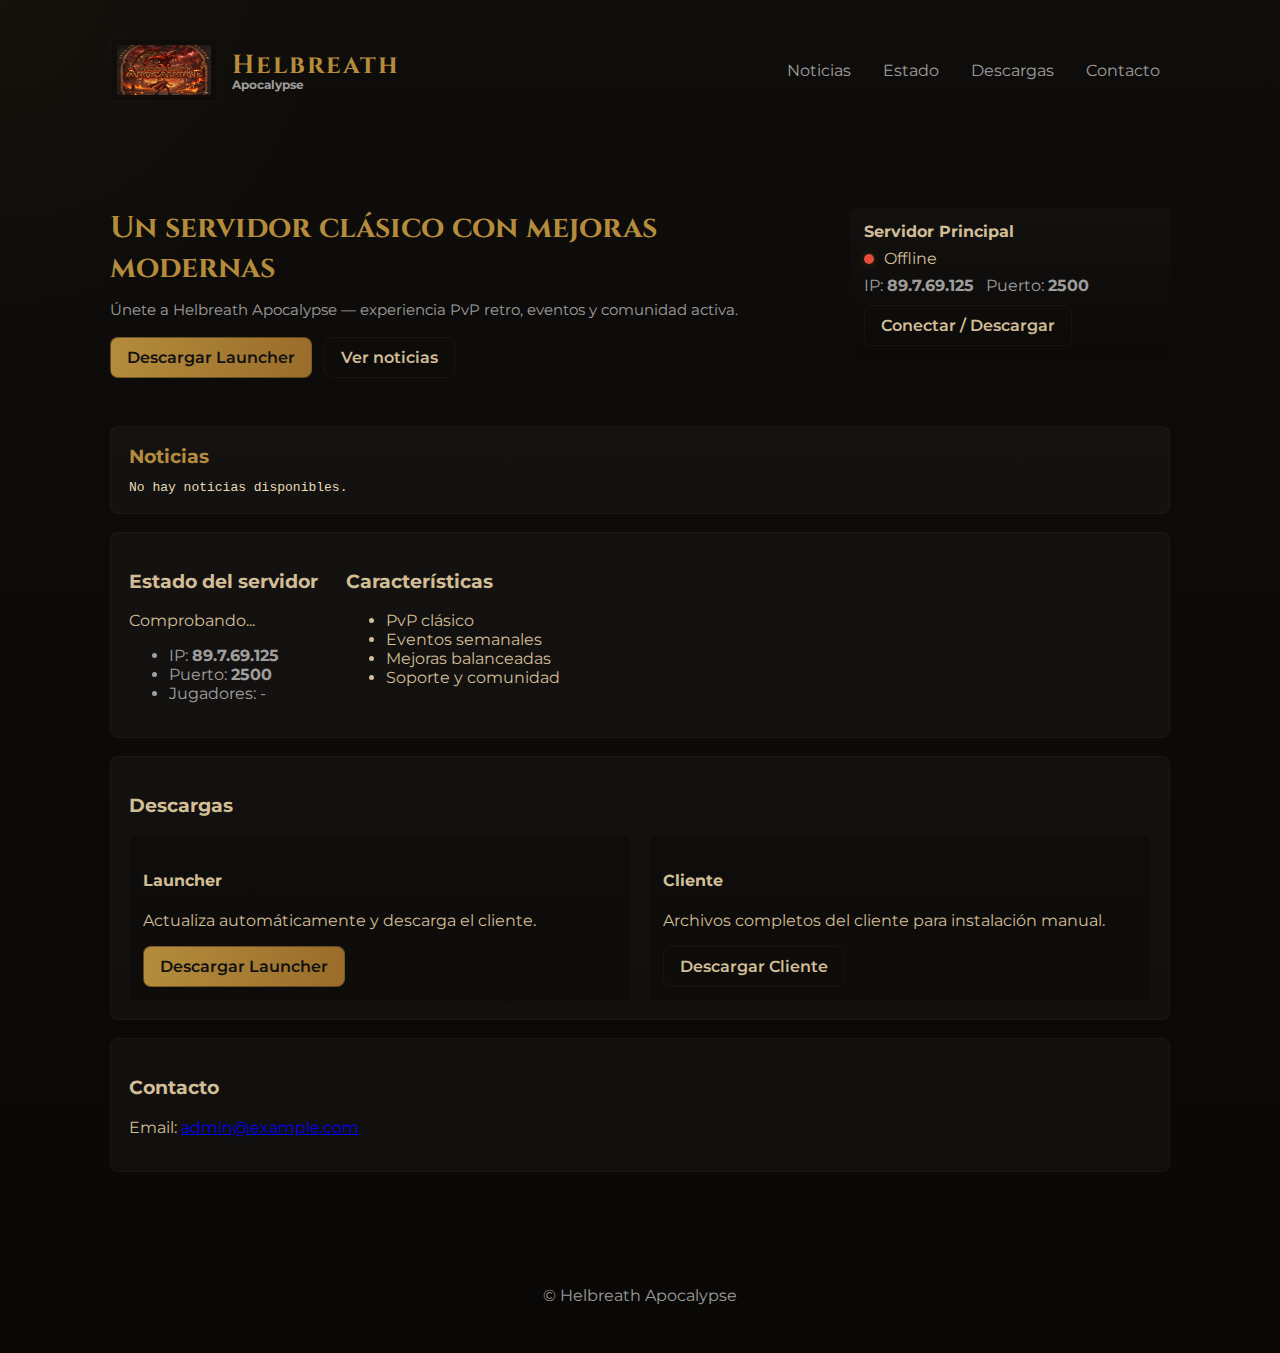
<file: docs/index.html>
<!doctype html>
<html lang="es">
<head>
  <meta charset="utf-8">
  <meta name="viewport" content="width=device-width,initial-scale=1">
  <title>Helbreath Apocalypse</title>
  <link rel="stylesheet" href="assets/css/styles.css">
  <link rel="icon" href="assets/img/logo.png">
  <link href="https://fonts.googleapis.com/css2?family=Cinzel:wght@400;700&display=swap" rel="stylesheet">
  <link href="https://fonts.googleapis.com/css2?family=Montserrat:wght@300;500;700&display=swap" rel="stylesheet">
</head>
<body>
  <header class="site-header">
    <div class="container header-inner">
      <div class="brand">
        <img src="assets/img/logo.png" alt="Logo" class="logo" id="siteLogo">
        <div class="title-wrap">
          <h1>Helbreath</h1>
          <h2>Apocalypse</h2>
        </div>
      </div>

      <nav class="main-nav">
        <a href="#news">Noticias</a>
        <a href="#status">Estado</a>
        <a href="#download">Descargas</a>
        <a href="#contact">Contacto</a>
      </nav>
    </div>
  </header>

  <main class="container">
    <section id="hero" class="hero">
      <div class="hero-inner">
        <div class="hero-left">
          <h3>Un servidor clásico con mejoras modernas</h3>
          <p class="lead">Únete a Helbreath Apocalypse — experiencia PvP retro, eventos y comunidad activa.</p>
          <div class="hero-ctas">
            <a id="download" class="btn primary" href="/updates/files/HelbreathLauncher.exe">Descargar Launcher</a>
            <a class="btn" href="#news">Ver noticias</a>
          </div>
        </div>
        <aside class="hero-aside">
          <div class="server-box">
            <div class="server-title">Servidor Principal</div>
            <div class="server-status" id="serverBadge"><span class="dot"></span> <span id="serverText">Comprobando...</span></div>
            <div class="server-info">IP: <strong>89.7.69.125</strong> &nbsp; Puerto: <strong>2500</strong></div>
            <a class="btn" href="/updates/files/HelbreathLauncher.exe">Conectar / Descargar</a>
          </div>
        </aside>
      </div>
    </section>

    <section id="news" class="panel">
      <h3 class="panel-title">Noticias</h3>
      <div id="newsContent" class="news-content">Cargando noticias...</div>
    </section>

    <section id="status" class="panel two-col">
      <div>
        <h3>Estado del servidor</h3>
        <p id="serverStatus">Comprobando...</p>
        <ul class="status-list">
          <li>IP: <strong>89.7.69.125</strong></li>
          <li>Puerto: <strong>2500</strong></li>
          <li>Jugadores: <span id="playersCount">-</span></li>
        </ul>
      </div>
      <div>
        <h3>Características</h3>
        <ul>
          <li>PvP clásico</li>
          <li>Eventos semanales</li>
          <li>Mejoras balanceadas</li>
          <li>Soporte y comunidad</li>
        </ul>
      </div>
    </section>

    <section id="downloadPanel" class="panel download-panel">
      <h3>Descargas</h3>
      <div class="download-grid">
        <div class="download-card">
          <h4>Launcher</h4>
          <p>Actualiza automáticamente y descarga el cliente.</p>
          <a class="btn primary" href="/updates/files/HelbreathLauncher.exe">Descargar Launcher</a>
        </div>
        <div class="download-card">
          <h4>Cliente</h4>
          <p>Archivos completos del cliente para instalación manual.</p>
          <a class="btn" href="/updates/files/Game.exe">Descargar Cliente</a>
        </div>
      </div>
    </section>

    <section id="contact" class="panel">
      <h3>Contacto</h3>
      <p>Email: <a href="mailto:admin@example.com">admin@example.com</a></p>
    </section>
  </main>

  <footer class="site-footer">
    <div class="container">© Helbreath Apocalypse</div>
  </footer>

  <script src="assets/js/script.js"></script>
</body>
</html>
</file>
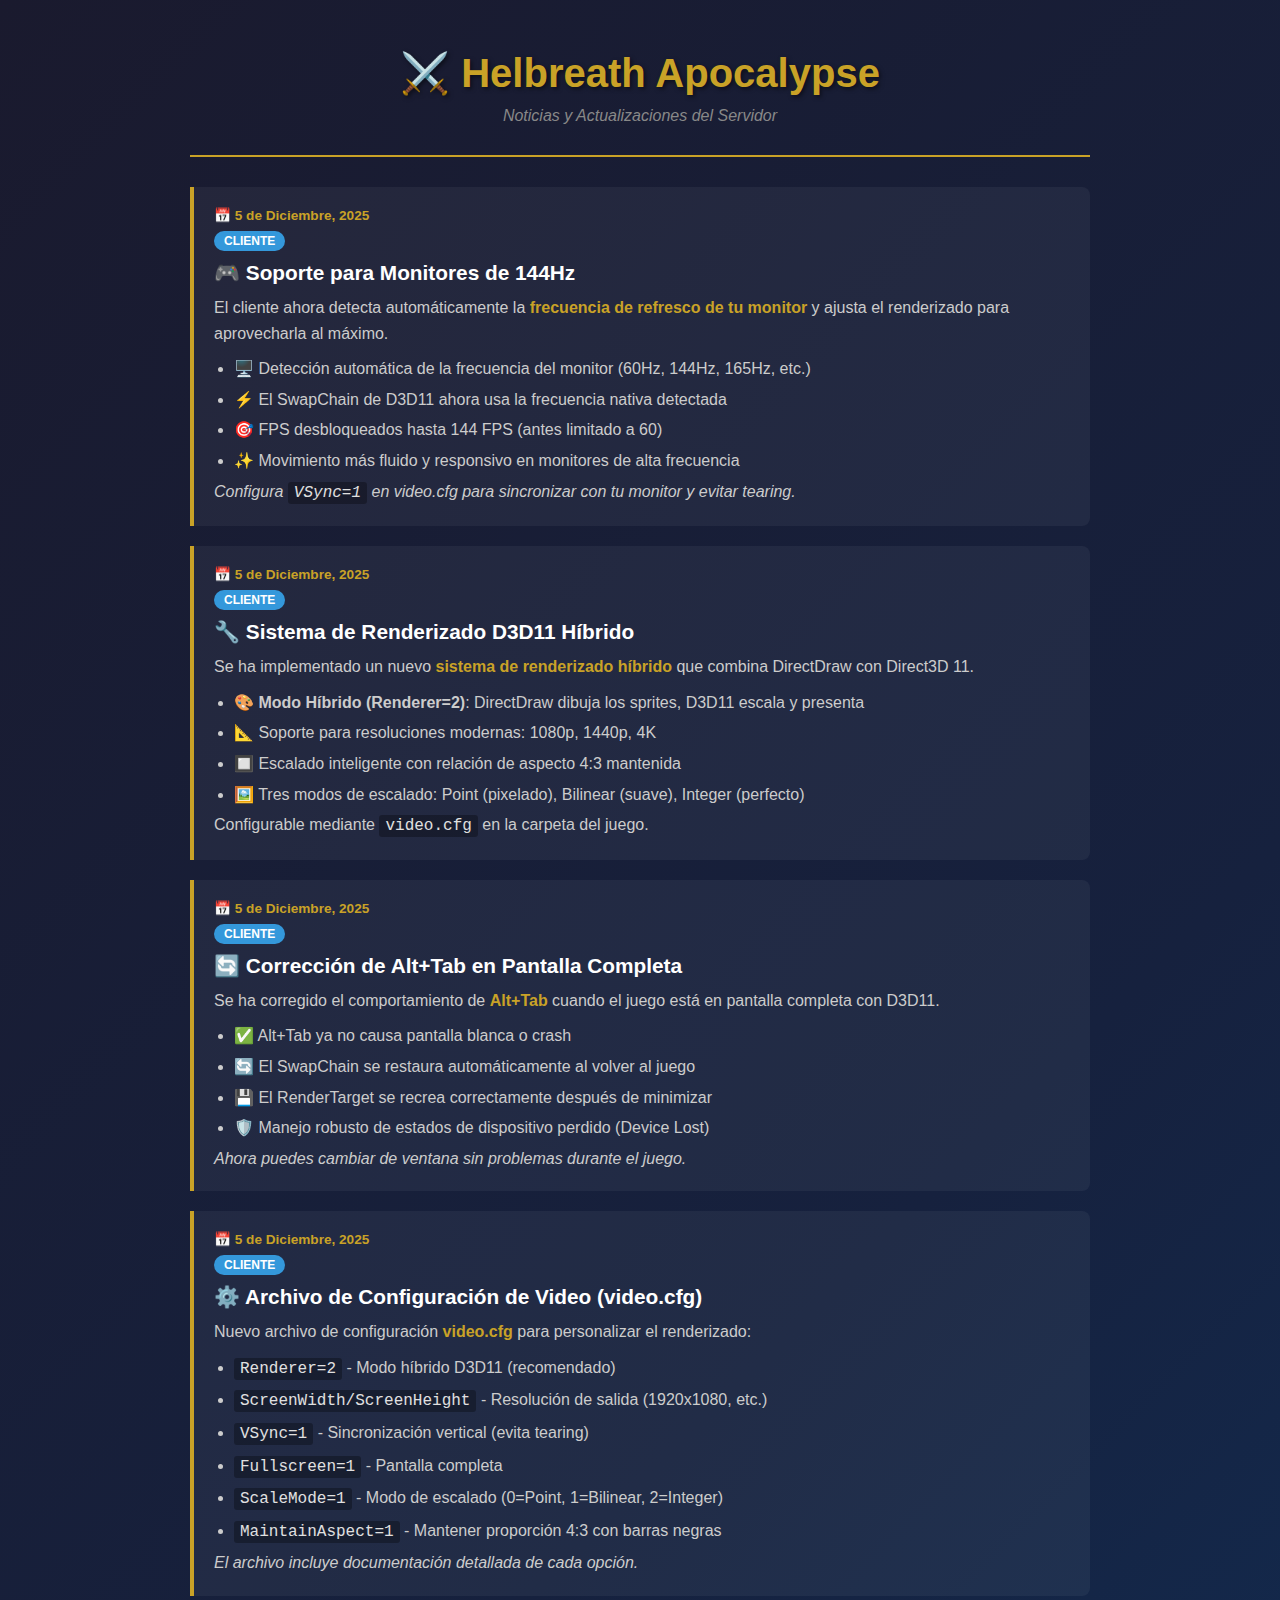
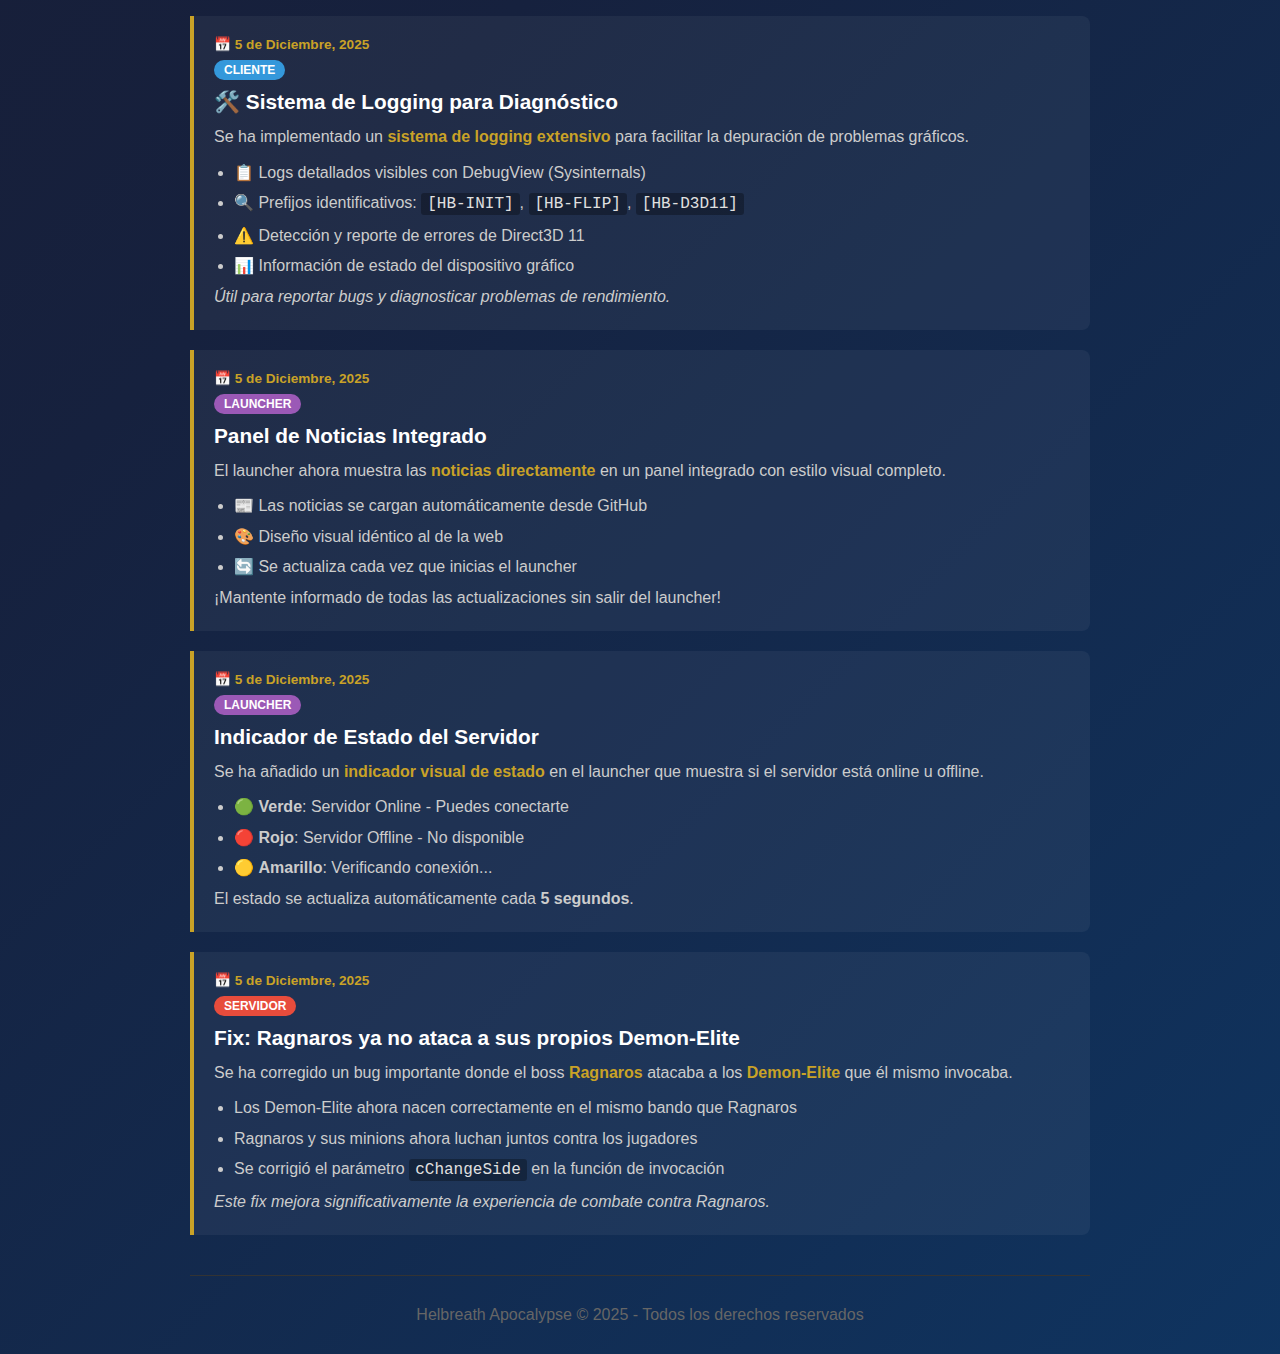
<file: news.html>
<!DOCTYPE html>
<html lang="es">
<head>
    <meta charset="UTF-8">
    <meta http-equiv="X-UA-Compatible" content="IE=edge">
    <meta name="viewport" content="width=device-width, initial-scale=1.0">
    <title>Helbreath Apocalypse - Noticias y Actualizaciones</title>
    <style>
        * {
            margin: 0;
            padding: 0;
            box-sizing: border-box;
        }
        
        body {
            font-family: 'Segoe UI', Tahoma, Geneva, Verdana, sans-serif;
            background-color: #1a1a2e;
            background: -ms-linear-gradient(135deg, #1a1a2e 0%, #16213e 50%, #0f3460 100%);
            background: linear-gradient(135deg, #1a1a2e 0%, #16213e 50%, #0f3460 100%);
            color: #e0e0e0;
            min-height: 100vh;
            padding: 20px;
        }
        
        .container {
            max-width: 900px;
            margin: 0 auto;
        }
        
        header {
            text-align: center;
            padding: 30px 0;
            border-bottom: 2px solid #c9a227;
            margin-bottom: 30px;
        }
        
        header h1 {
            color: #c9a227;
            font-size: 2.5em;
            text-shadow: 2px 2px 4px rgba(0,0,0,0.5);
            margin-bottom: 10px;
        }
        
        header p {
            color: #888;
            font-style: italic;
        }
        
        .news-item {
            background: rgba(255,255,255,0.05);
            border-left: 4px solid #c9a227;
            border-radius: 0 8px 8px 0;
            padding: 20px;
            margin-bottom: 20px;
            transition: transform 0.2s, box-shadow 0.2s;
        }
        
        .news-item:hover {
            transform: translateX(5px);
            box-shadow: 0 4px 15px rgba(201, 162, 39, 0.2);
        }
        
        .news-date {
            color: #c9a227;
            font-size: 0.85em;
            font-weight: bold;
            margin-bottom: 8px;
        }
        
        .news-title {
            color: #fff;
            font-size: 1.3em;
            margin-bottom: 10px;
        }
        
        .news-category {
            display: inline-block;
            padding: 3px 10px;
            border-radius: 12px;
            font-size: 0.75em;
            font-weight: bold;
            margin-bottom: 10px;
            text-transform: uppercase;
        }
        
        .category-server {
            background: #e74c3c;
            color: #fff;
        }
        
        .category-client {
            background: #3498db;
            color: #fff;
        }
        
        .category-launcher {
            background: #9b59b6;
            color: #fff;
        }
        
        .category-general {
            background: #27ae60;
            color: #fff;
        }
        
        .news-content {
            color: #ccc;
            line-height: 1.6;
        }
        
        .news-content ul {
            margin-left: 20px;
            margin-top: 10px;
        }
        
        .news-content li {
            margin-bottom: 5px;
        }
        
        .news-content code {
            background: rgba(0,0,0,0.3);
            padding: 2px 6px;
            border-radius: 3px;
            font-family: 'Consolas', monospace;
            color: #e0e0e0;
        }
        
        .highlight {
            color: #c9a227;
            font-weight: bold;
        }
        
        footer {
            text-align: center;
            padding: 30px 0;
            margin-top: 40px;
            border-top: 1px solid #333;
            color: #666;
        }
    </style>
</head>
<body>
    <div class="container">
        <header>
            <h1>⚔️ Helbreath Apocalypse</h1>
            <p>Noticias y Actualizaciones del Servidor</p>
        </header>
        
        <main>
            <!-- ==================== ACTUALIZACIONES ==================== -->
            
            <article class="news-item">
                <div class="news-date">📅 5 de Diciembre, 2025</div>
                <span class="news-category category-client">Cliente</span>
                <h2 class="news-title">🎮 Soporte para Monitores de 144Hz</h2>
                <div class="news-content">
                    <p>El cliente ahora detecta automáticamente la <span class="highlight">frecuencia de refresco de tu monitor</span> y ajusta el renderizado para aprovecharla al máximo.</p>
                    <ul>
                        <li>🖥️ Detección automática de la frecuencia del monitor (60Hz, 144Hz, 165Hz, etc.)</li>
                        <li>⚡ El SwapChain de D3D11 ahora usa la frecuencia nativa detectada</li>
                        <li>🎯 FPS desbloqueados hasta 144 FPS (antes limitado a 60)</li>
                        <li>✨ Movimiento más fluido y responsivo en monitores de alta frecuencia</li>
                    </ul>
                    <p><em>Configura <code>VSync=1</code> en video.cfg para sincronizar con tu monitor y evitar tearing.</em></p>
                </div>
            </article>
            
            <article class="news-item">
                <div class="news-date">📅 5 de Diciembre, 2025</div>
                <span class="news-category category-client">Cliente</span>
                <h2 class="news-title">🔧 Sistema de Renderizado D3D11 Híbrido</h2>
                <div class="news-content">
                    <p>Se ha implementado un nuevo <span class="highlight">sistema de renderizado híbrido</span> que combina DirectDraw con Direct3D 11.</p>
                    <ul>
                        <li>🎨 <strong>Modo Híbrido (Renderer=2)</strong>: DirectDraw dibuja los sprites, D3D11 escala y presenta</li>
                        <li>📐 Soporte para resoluciones modernas: 1080p, 1440p, 4K</li>
                        <li>🔲 Escalado inteligente con relación de aspecto 4:3 mantenida</li>
                        <li>🖼️ Tres modos de escalado: Point (pixelado), Bilinear (suave), Integer (perfecto)</li>
                    </ul>
                    <p>Configurable mediante <code>video.cfg</code> en la carpeta del juego.</p>
                </div>
            </article>
            
            <article class="news-item">
                <div class="news-date">📅 5 de Diciembre, 2025</div>
                <span class="news-category category-client">Cliente</span>
                <h2 class="news-title">🔄 Corrección de Alt+Tab en Pantalla Completa</h2>
                <div class="news-content">
                    <p>Se ha corregido el comportamiento de <span class="highlight">Alt+Tab</span> cuando el juego está en pantalla completa con D3D11.</p>
                    <ul>
                        <li>✅ Alt+Tab ya no causa pantalla blanca o crash</li>
                        <li>🔄 El SwapChain se restaura automáticamente al volver al juego</li>
                        <li>💾 El RenderTarget se recrea correctamente después de minimizar</li>
                        <li>🛡️ Manejo robusto de estados de dispositivo perdido (Device Lost)</li>
                    </ul>
                    <p><em>Ahora puedes cambiar de ventana sin problemas durante el juego.</em></p>
                </div>
            </article>
            
            <article class="news-item">
                <div class="news-date">📅 5 de Diciembre, 2025</div>
                <span class="news-category category-client">Cliente</span>
                <h2 class="news-title">⚙️ Archivo de Configuración de Video (video.cfg)</h2>
                <div class="news-content">
                    <p>Nuevo archivo de configuración <span class="highlight">video.cfg</span> para personalizar el renderizado:</p>
                    <ul>
                        <li><code>Renderer=2</code> - Modo híbrido D3D11 (recomendado)</li>
                        <li><code>ScreenWidth/ScreenHeight</code> - Resolución de salida (1920x1080, etc.)</li>
                        <li><code>VSync=1</code> - Sincronización vertical (evita tearing)</li>
                        <li><code>Fullscreen=1</code> - Pantalla completa</li>
                        <li><code>ScaleMode=1</code> - Modo de escalado (0=Point, 1=Bilinear, 2=Integer)</li>
                        <li><code>MaintainAspect=1</code> - Mantener proporción 4:3 con barras negras</li>
                    </ul>
                    <p><em>El archivo incluye documentación detallada de cada opción.</em></p>
                </div>
            </article>
            
            <article class="news-item">
                <div class="news-date">📅 5 de Diciembre, 2025</div>
                <span class="news-category category-client">Cliente</span>
                <h2 class="news-title">🛠️ Sistema de Logging para Diagnóstico</h2>
                <div class="news-content">
                    <p>Se ha implementado un <span class="highlight">sistema de logging extensivo</span> para facilitar la depuración de problemas gráficos.</p>
                    <ul>
                        <li>📋 Logs detallados visibles con DebugView (Sysinternals)</li>
                        <li>🔍 Prefijos identificativos: <code>[HB-INIT]</code>, <code>[HB-FLIP]</code>, <code>[HB-D3D11]</code></li>
                        <li>⚠️ Detección y reporte de errores de Direct3D 11</li>
                        <li>📊 Información de estado del dispositivo gráfico</li>
                    </ul>
                    <p><em>Útil para reportar bugs y diagnosticar problemas de rendimiento.</em></p>
                </div>
            </article>
            
            <article class="news-item">
                <div class="news-date">📅 5 de Diciembre, 2025</div>
                <span class="news-category category-launcher">Launcher</span>
                <h2 class="news-title">Panel de Noticias Integrado</h2>
                <div class="news-content">
                    <p>El launcher ahora muestra las <span class="highlight">noticias directamente</span> en un panel integrado con estilo visual completo.</p>
                    <ul>
                        <li>📰 Las noticias se cargan automáticamente desde GitHub</li>
                        <li>🎨 Diseño visual idéntico al de la web</li>
                        <li>🔄 Se actualiza cada vez que inicias el launcher</li>
                    </ul>
                    <p>¡Mantente informado de todas las actualizaciones sin salir del launcher!</p>
                </div>
            </article>
            
            <article class="news-item">
                <div class="news-date">📅 5 de Diciembre, 2025</div>
                <span class="news-category category-launcher">Launcher</span>
                <h2 class="news-title">Indicador de Estado del Servidor</h2>
                <div class="news-content">
                    <p>Se ha añadido un <span class="highlight">indicador visual de estado</span> en el launcher que muestra si el servidor está online u offline.</p>
                    <ul>
                        <li>🟢 <strong>Verde</strong>: Servidor Online - Puedes conectarte</li>
                        <li>🔴 <strong>Rojo</strong>: Servidor Offline - No disponible</li>
                        <li>🟡 <strong>Amarillo</strong>: Verificando conexión...</li>
                    </ul>
                    <p>El estado se actualiza automáticamente cada <strong>5 segundos</strong>.</p>
                </div>
            </article>
            
            <article class="news-item">
                <div class="news-date">📅 5 de Diciembre, 2025</div>
                <span class="news-category category-server">Servidor</span>
                <h2 class="news-title">Fix: Ragnaros ya no ataca a sus propios Demon-Elite</h2>
                <div class="news-content">
                    <p>Se ha corregido un bug importante donde el boss <span class="highlight">Ragnaros</span> atacaba a los <span class="highlight">Demon-Elite</span> que él mismo invocaba.</p>
                    <ul>
                        <li>Los Demon-Elite ahora nacen correctamente en el mismo bando que Ragnaros</li>
                        <li>Ragnaros y sus minions ahora luchan juntos contra los jugadores</li>
                        <li>Se corrigió el parámetro <code>cChangeSide</code> en la función de invocación</li>
                    </ul>
                    <p><em>Este fix mejora significativamente la experiencia de combate contra Ragnaros.</em></p>
                </div>
            </article>
            
            <!-- ==================== PLANTILLA PARA NUEVAS NOTICIAS ====================
            
            <article class="news-item">
                <div class="news-date">📅 [FECHA]</div>
                <span class="news-category category-server">Servidor</span>
                <h2 class="news-title">[TÍTULO]</h2>
                <div class="news-content">
                    <p>[DESCRIPCIÓN]</p>
                    <ul>
                        <li>[DETALLE 1]</li>
                        <li>[DETALLE 2]</li>
                    </ul>
                </div>
            </article>
            
            Categorías disponibles:
            - category-server (rojo) - Cambios en el servidor
            - category-client (azul) - Cambios en el cliente
            - category-launcher (morado) - Cambios en el launcher
            - category-general (verde) - Anuncios generales
            
            ========================================================================== -->
            
        </main>
        
        <footer>
            <p>Helbreath Apocalypse © 2025 - Todos los derechos reservados</p>
        </footer>
    </div>
</body>
</html>
</file>
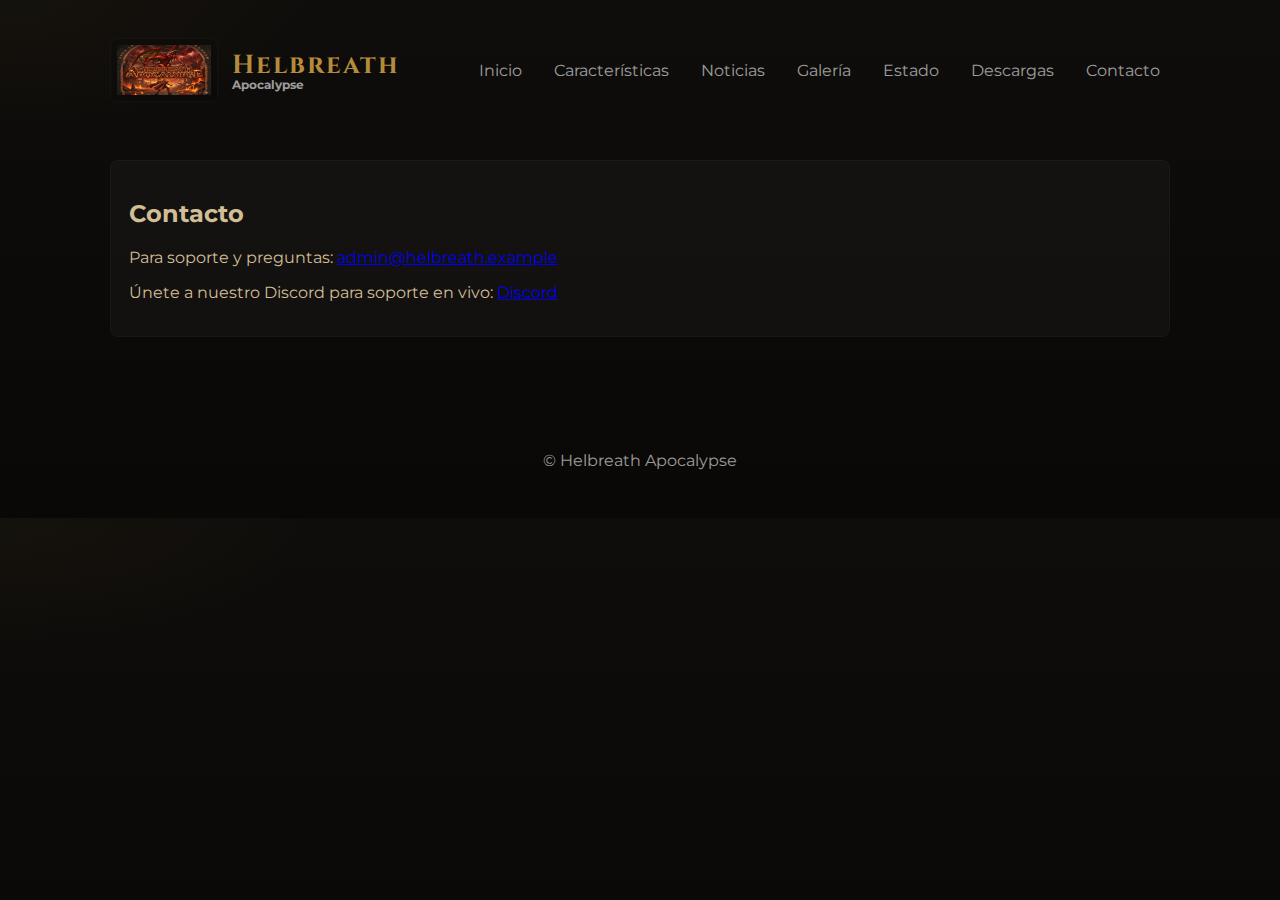
<file: docs/contact.html>
<!doctype html>
<html lang="es">
<head>
  <meta charset="utf-8">
  <meta name="viewport" content="width=device-width,initial-scale=1">
  <title>Contacto - Helbreath Apocalypse</title>
  <link rel="stylesheet" href="assets/css/styles.css">
  <link rel="icon" href="assets/img/logo.png">
  <link href="https://fonts.googleapis.com/css2?family=Cinzel:wght@400;700&display=swap" rel="stylesheet">
  <link href="https://fonts.googleapis.com/css2?family=Montserrat:wght@300;500;700&display=swap" rel="stylesheet">
</head>
<body>
  <header class="site-header">
    <div class="container header-inner">
      <div class="brand">
        <img src="assets/img/logo.png" alt="Logo" class="logo">
        <div class="title-wrap"><h1>Helbreath</h1><h2>Apocalypse</h2></div>
      </div>
      <nav class="main-nav">
        <a href="index.html">Inicio</a>
        <a href="features.html">Características</a>
        <a href="news.html">Noticias</a>
        <a href="gallery.html">Galería</a>
        <a href="status.html">Estado</a>
        <a href="downloads.html">Descargas</a>
        <a href="contact.html">Contacto</a>
      </nav>
    </div>
  </header>

  <main class="container">
    <section class="panel">
      <h2 class="section-title">Contacto</h2>
      <p>Para soporte y preguntas: <a href="mailto:admin@helbreath.example">admin@helbreath.example</a></p>
      <p>Únete a nuestro Discord para soporte en vivo: <a href="#">Discord</a></p>
    </section>
  </main>

  <footer>
    <div class="container"><div class="legal">&copy; Helbreath Apocalypse</div></div>
  </footer>
</body>
</html>
</file>
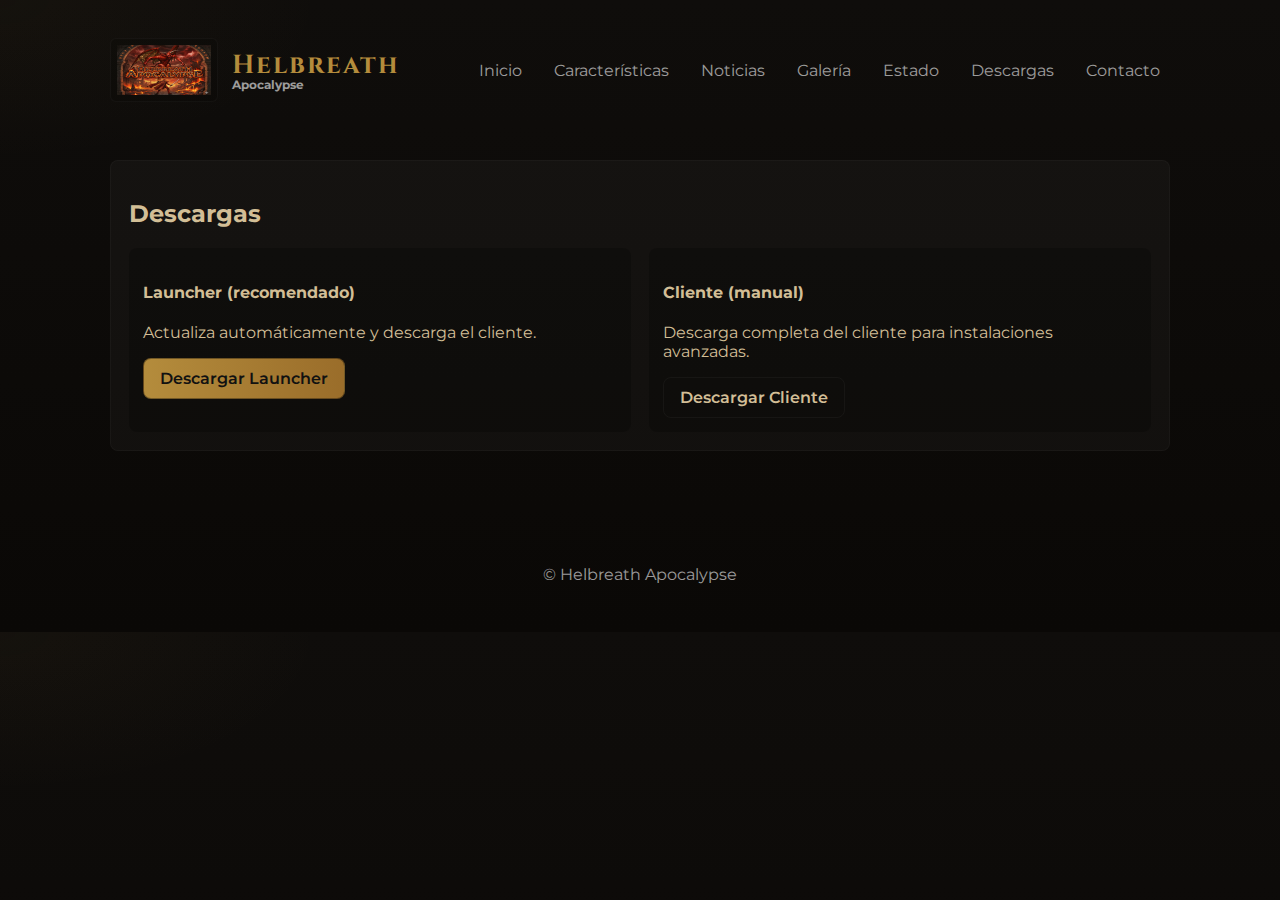
<file: docs/downloads.html>
<!doctype html>
<html lang="es">
<head>
  <meta charset="utf-8">
  <meta name="viewport" content="width=device-width,initial-scale=1">
  <title>Descargas - Helbreath Apocalypse</title>
  <link rel="stylesheet" href="assets/css/styles.css">
  <link rel="icon" href="assets/img/logo.png">
  <link href="https://fonts.googleapis.com/css2?family=Cinzel:wght@400;700&display=swap" rel="stylesheet">
  <link href="https://fonts.googleapis.com/css2?family=Montserrat:wght@300;500;700&display=swap" rel="stylesheet">
</head>
<body>
  <header class="site-header">
    <div class="container header-inner">
      <div class="brand">
        <img src="assets/img/logo.png" alt="Logo" class="logo">
        <div class="title-wrap"><h1>Helbreath</h1><h2>Apocalypse</h2></div>
      </div>
      <nav class="main-nav">
        <a href="index.html">Inicio</a>
        <a href="features.html">Características</a>
        <a href="news.html">Noticias</a>
        <a href="gallery.html">Galería</a>
        <a href="status.html">Estado</a>
        <a href="downloads.html">Descargas</a>
        <a href="contact.html">Contacto</a>
      </nav>
    </div>
  </header>

  <main class="container">
    <section class="panel download-panel">
      <h2 class="section-title">Descargas</h2>
      <div class="download-grid">
        <div class="download-card"><h4>Launcher (recomendado)</h4><p>Actualiza automáticamente y descarga el cliente.</p><a class="btn primary" href="/updates/files/HelbreathLauncher.exe">Descargar Launcher</a></div>
        <div class="download-card"><h4>Cliente (manual)</h4><p>Descarga completa del cliente para instalaciones avanzadas.</p><a class="btn" href="/updates/files/Game.exe">Descargar Cliente</a></div>
      </div>
    </section>
  </main>

  <footer>
    <div class="container"><div class="legal">&copy; Helbreath Apocalypse</div></div>
  </footer>
</body>
</html>
</file>
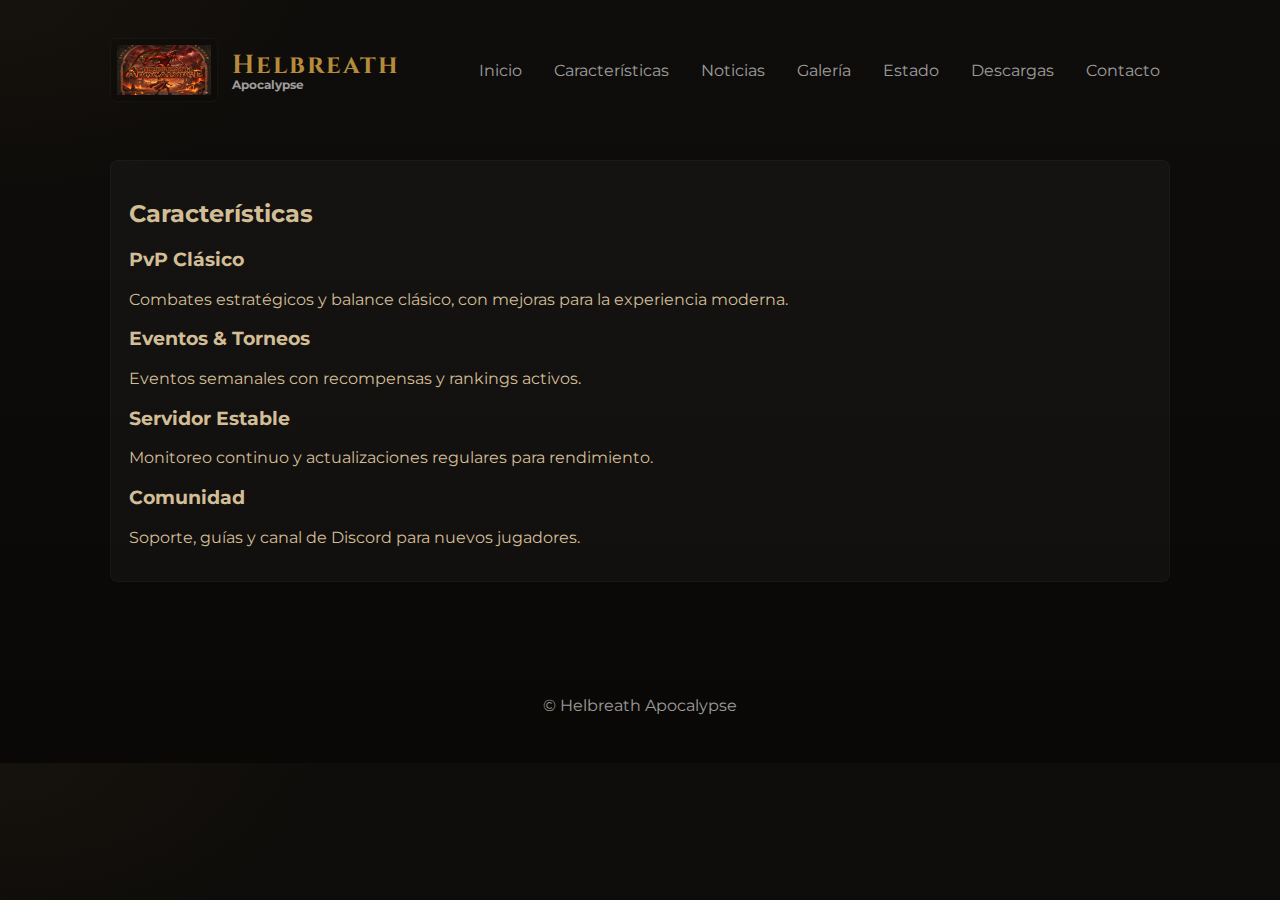
<file: docs/features.html>
<!doctype html>
<html lang="es">
<head>
  <meta charset="utf-8">
  <meta name="viewport" content="width=device-width,initial-scale=1">
  <title>Características - Helbreath Apocalypse</title>
  <link rel="stylesheet" href="assets/css/styles.css">
  <link rel="icon" href="assets/img/logo.png">
  <link href="https://fonts.googleapis.com/css2?family=Cinzel:wght@400;700&display=swap" rel="stylesheet">
  <link href="https://fonts.googleapis.com/css2?family=Montserrat:wght@300;500;700&display=swap" rel="stylesheet">
</head>
<body>
  <header class="site-header">
    <div class="container header-inner">
      <div class="brand">
        <img src="assets/img/logo.png" alt="Logo" class="logo">
        <div class="title-wrap"><h1>Helbreath</h1><h2>Apocalypse</h2></div>
      </div>
      <nav class="main-nav">
        <a href="index.html">Inicio</a>
        <a href="features.html">Características</a>
        <a href="news.html">Noticias</a>
        <a href="gallery.html">Galería</a>
        <a href="status.html">Estado</a>
        <a href="downloads.html">Descargas</a>
        <a href="contact.html">Contacto</a>
      </nav>
    </div>
  </header>

  <main class="container">
    <section class="panel features">
      <h2 class="section-title">Características</h2>
      <div class="features-grid">
        <div class="feature"><h3>PvP Clásico</h3><p>Combates estratégicos y balance clásico, con mejoras para la experiencia moderna.</p></div>
        <div class="feature"><h3>Eventos & Torneos</h3><p>Eventos semanales con recompensas y rankings activos.</p></div>
        <div class="feature"><h3>Servidor Estable</h3><p>Monitoreo continuo y actualizaciones regulares para rendimiento.</p></div>
        <div class="feature"><h3>Comunidad</h3><p>Soporte, guías y canal de Discord para nuevos jugadores.</p></div>
      </div>
    </section>
  </main>

  <footer>
    <div class="container"><div class="legal">&copy; Helbreath Apocalypse</div></div>
  </footer>
</body>
</html>
</file>
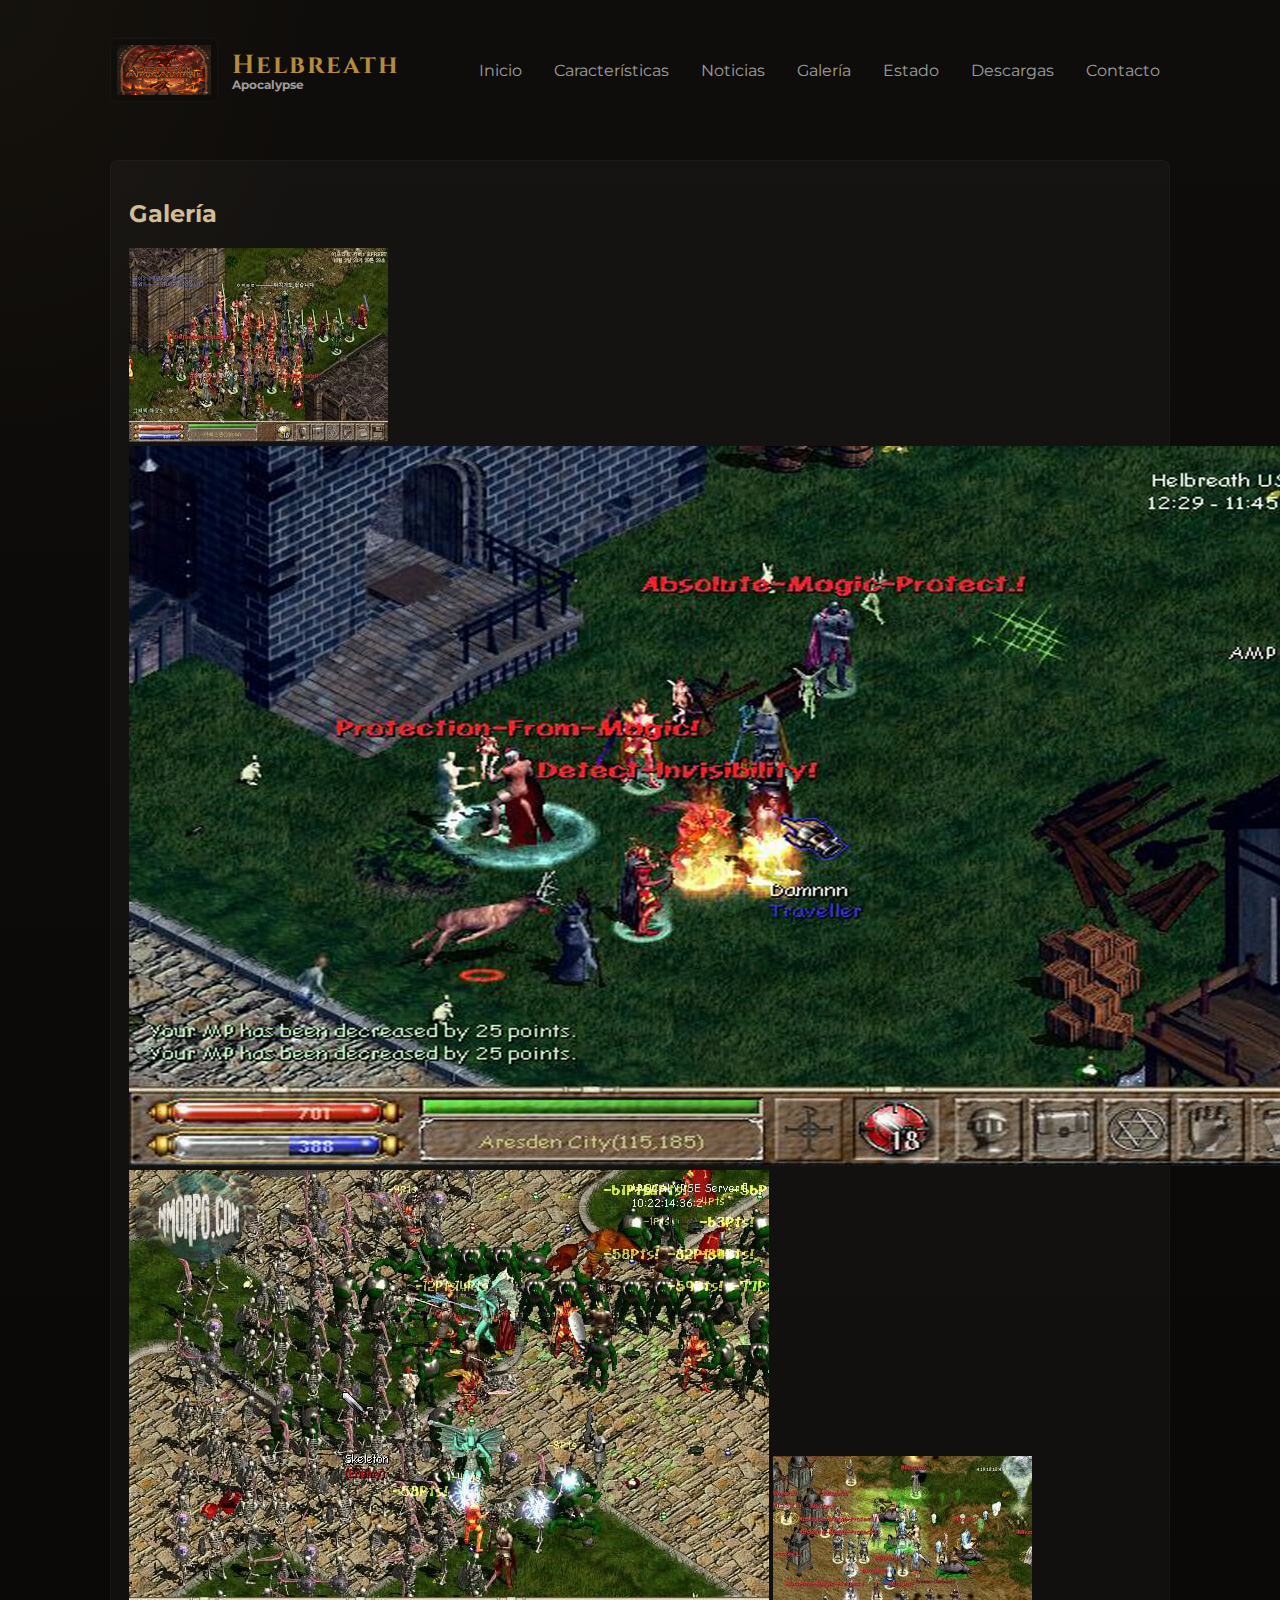
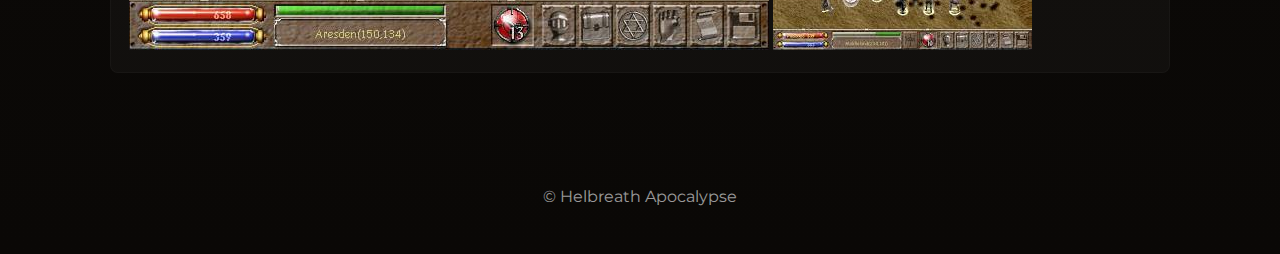
<file: docs/gallery.html>
<!doctype html>
<html lang="es">
<head>
  <meta charset="utf-8">
  <meta name="viewport" content="width=device-width,initial-scale=1">
  <title>Galería - Helbreath Apocalypse</title>
  <link rel="stylesheet" href="assets/css/styles.css">
  <link rel="icon" href="assets/img/logo.png">
  <link href="https://fonts.googleapis.com/css2?family=Cinzel:wght@400;700&display=swap" rel="stylesheet">
  <link href="https://fonts.googleapis.com/css2?family=Montserrat:wght@300;500;700&display=swap" rel="stylesheet">
</head>
<body>
  <header class="site-header">
    <div class="container header-inner">
      <div class="brand">
        <img src="assets/img/logo.png" alt="Logo" class="logo">
        <div class="title-wrap"><h1>Helbreath</h1><h2>Apocalypse</h2></div>
      </div>
      <nav class="main-nav">
        <a href="index.html">Inicio</a>
        <a href="features.html">Características</a>
        <a href="news.html">Noticias</a>
        <a href="gallery.html">Galería</a>
        <a href="status.html">Estado</a>
        <a href="downloads.html">Descargas</a>
        <a href="contact.html">Contacto</a>
      </nav>
    </div>
  </header>

  <main class="container">
    <section class="panel gallery">
      <h2 class="section-title">Galería</h2>
      <div class="gallery-grid">
        <a class="gallery-item" href="assets/img/hb1.jpeg"><img src="assets/img/hb1.jpeg" alt="Captura 1"></a>
        <a class="gallery-item" href="assets/img/hb2.jpg"><img src="assets/img/hb2.jpg" alt="Captura 2"></a>
        <a class="gallery-item" href="assets/img/hb3.jpg"><img src="assets/img/hb3.jpg" alt="Captura 3"></a>
        <a class="gallery-item" href="assets/img/hb4.jpeg"><img src="assets/img/hb4.jpeg" alt="Captura 4"></a>
      </div>
    </section>
  </main>

  <script src="assets/js/script.js"></script>
  <footer>
    <div class="container"><div class="legal">&copy; Helbreath Apocalypse</div></div>
  </footer>
</body>
</html>
</file>
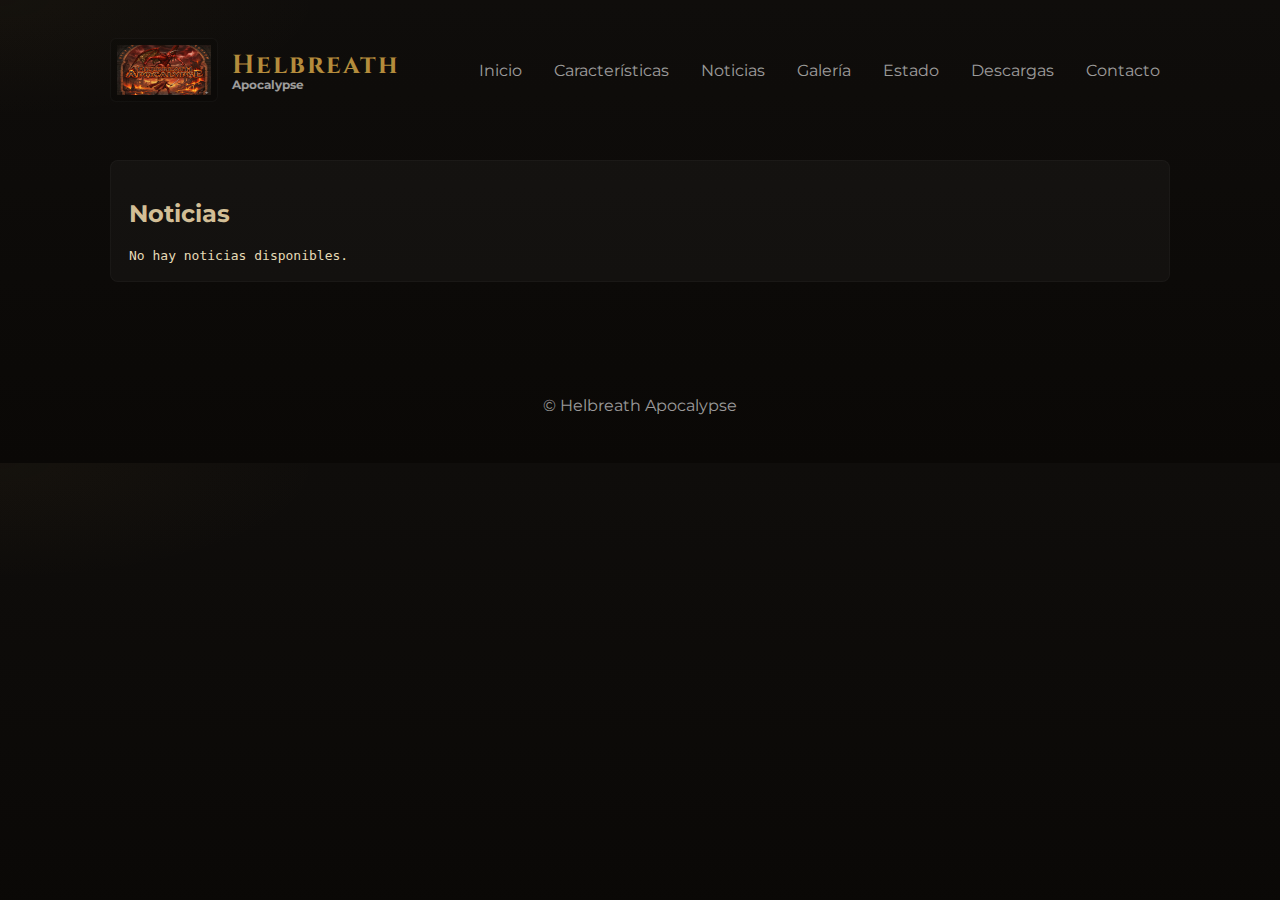
<file: docs/news.html>
<!doctype html>
<html lang="es">
<head>
  <meta charset="utf-8">
  <meta name="viewport" content="width=device-width,initial-scale=1">
  <title>Noticias - Helbreath Apocalypse</title>
  <link rel="stylesheet" href="assets/css/styles.css">
  <link rel="icon" href="assets/img/logo.png">
  <link href="https://fonts.googleapis.com/css2?family=Cinzel:wght@400;700&display=swap" rel="stylesheet">
  <link href="https://fonts.googleapis.com/css2?family=Montserrat:wght@300;500;700&display=swap" rel="stylesheet">
</head>
<body>
  <header class="site-header">
    <div class="container header-inner">
      <div class="brand">
        <img src="assets/img/logo.png" alt="Logo" class="logo">
        <div class="title-wrap"><h1>Helbreath</h1><h2>Apocalypse</h2></div>
      </div>
      <nav class="main-nav">
        <a href="index.html">Inicio</a>
        <a href="features.html">Características</a>
        <a href="news.html">Noticias</a>
        <a href="gallery.html">Galería</a>
        <a href="status.html">Estado</a>
        <a href="downloads.html">Descargas</a>
        <a href="contact.html">Contacto</a>
      </nav>
    </div>
  </header>

  <main class="container">
    <section class="panel">
      <h2 class="section-title">Noticias</h2>
      <div id="newsContent" class="news-content">Cargando noticias...</div>
    </section>
  </main>

  <footer>
    <div class="container"><div class="legal">&copy; Helbreath Apocalypse</div></div>
  </footer>

  <script src="assets/js/script.js"></script>
</body>
</html>
</file>
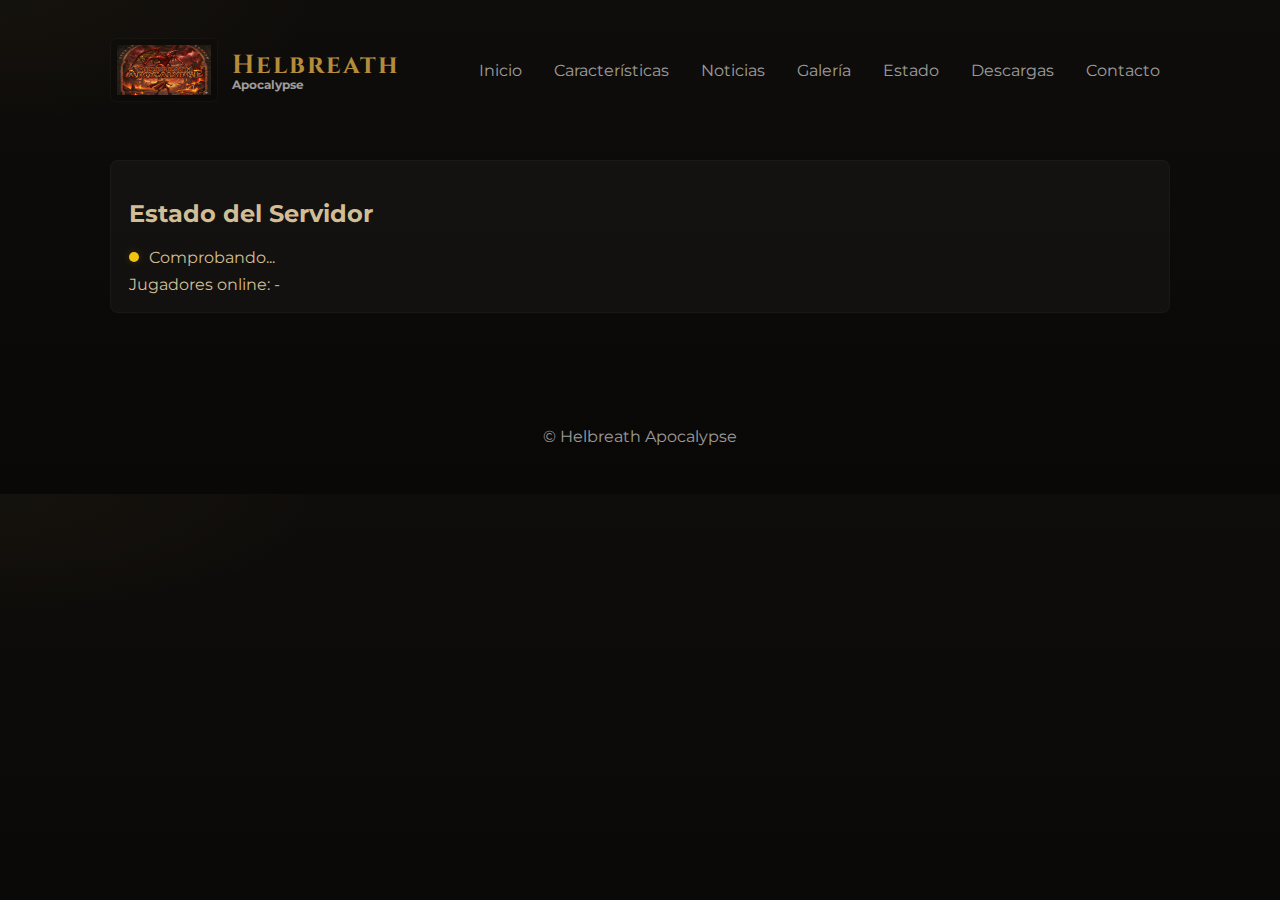
<file: docs/status.html>
<!doctype html>
<html lang="es">
<head>
  <meta charset="utf-8">
  <meta name="viewport" content="width=device-width,initial-scale=1">
  <title>Estado - Helbreath Apocalypse</title>
  <link rel="stylesheet" href="assets/css/styles.css">
  <link rel="icon" href="assets/img/logo.png">
  <link href="https://fonts.googleapis.com/css2?family=Cinzel:wght@400;700&display=swap" rel="stylesheet">
  <link href="https://fonts.googleapis.com/css2?family=Montserrat:wght@300;500;700&display=swap" rel="stylesheet">
</head>
<body>
  <header class="site-header">
    <div class="container header-inner">
      <div class="brand">
        <img src="assets/img/logo.png" alt="Logo" class="logo">
        <div class="title-wrap"><h1>Helbreath</h1><h2>Apocalypse</h2></div>
      </div>
      <nav class="main-nav">
        <a href="index.html">Inicio</a>
        <a href="features.html">Características</a>
        <a href="news.html">Noticias</a>
        <a href="gallery.html">Galería</a>
        <a href="status.html">Estado</a>
        <a href="downloads.html">Descargas</a>
        <a href="contact.html">Contacto</a>
      </nav>
    </div>
  </header>

  <main class="container">
    <section class="panel">
      <h2 class="section-title">Estado del Servidor</h2>
      <div class="server-card">
        <div class="server-status"><span class="dot"></span><span id="serverText">Comprobando...</span></div>
        <div id="serverMessage" class="server-message"></div>
        <div class="hero-meta">Jugadores online: <span id="livePlayers">-</span></div>
      </div>
    </section>
  </main>

  <script src="assets/js/script.js"></script>
  <footer>
    <div class="container"><div class="legal">&copy; Helbreath Apocalypse</div></div>
  </footer>
</body>
</html>
</file>
<file: docs/assets/css/styles.css>
:root{
  --bg: #0f0d0b;
  --bg-gradient: linear-gradient(180deg,#0f0d0b 0%, #0a0806 100%);
  --panel: rgba(255,255,255,0.03);
  --text: #d2be96;
  --accent: #b48c3c;
  --accent-dark: #9a6d2a;
  --muted: rgba(255,255,255,0.6);
}

*{box-sizing:border-box}
body{
  margin:0;
  font-family: 'Montserrat', system-ui, -apple-system, 'Segoe UI', Roboto, Arial;
  color:var(--text);
  background: radial-gradient(ellipse at top left, rgba(180,140,60,0.04), transparent 18%), var(--bg-gradient);
  -webkit-font-smoothing:antialiased;
}

.container{max-width:1100px;margin:0 auto;padding:20px}

.site-header{padding:18px 0}
.header-inner{display:flex;align-items:center;gap:20px}
.brand{display:flex;align-items:center;gap:14px}
.logo{height:64px;width:auto;border-radius:6px;padding:6px;background:rgba(0,0,0,0.12);border:1px solid rgba(255,255,255,0.03)}
.title-wrap h1{margin:0;font-family:'Cinzel',serif;font-size:26px;color:var(--accent);letter-spacing:2px}
.title-wrap h2{margin:0;margin-top:-6px;font-size:12px;color:var(--muted)}
.main-nav{margin-left:auto;display:flex;gap:12px}
.main-nav a{color:var(--muted);text-decoration:none;padding:8px 10px;border-radius:6px}

.hero{padding:48px 0}
.hero-inner{display:flex;gap:28px;align-items:stretch}
.hero-left{flex:1}
.hero-aside{width:320px}
.hero h3{margin:0;font-family:'Cinzel',serif;color:var(--accent);font-size:30px}
.lead{margin:12px 0 18px;color:var(--muted);font-size:15px}
.hero-ctas{display:flex;gap:12px;margin-top:8px}

.btn{display:inline-block;padding:10px 16px;border-radius:8px;background:transparent;color:var(--text);text-decoration:none;border:1px solid rgba(255,255,255,0.04);font-weight:600}
.btn.primary{background:linear-gradient(90deg,var(--accent),var(--accent-dark));color:#111;border-color:rgba(0,0,0,0.35)}

.panel{background:var(--panel);padding:18px;border-radius:8px;margin-bottom:18px;border:1px solid rgba(255,255,255,0.03)}
.panel-title{margin:0 0 12px 0;color:var(--accent)}
.news-content{white-space:pre-wrap;font-family:monospace;color:#e6dbb6}

.two-col{display:flex;gap:28px}

.server-box{background:linear-gradient(180deg,rgba(255,255,255,0.02),rgba(0,0,0,0.12));padding:14px;border-radius:8px}
.server-title{font-weight:700;margin-bottom:8px}
.server-status{display:flex;align-items:center;gap:10px;margin-bottom:8px}
.server-status .dot{width:10px;height:10px;border-radius:50%;background:#f1c40f;box-shadow:0 0 8px rgba(241,196,15,0.18)}
.server-info{color:var(--muted);margin-bottom:10px}

.download-panel .download-grid{display:flex;gap:18px}
.download-card{flex:1;padding:14px;border-radius:8px;background:rgba(0,0,0,0.22);text-align:left}

.status-list{margin-top:12px;color:var(--muted)}

footer{padding:28px 0;text-align:center;color:var(--muted);margin-top:28px}

@media(max-width:900px){
  .hero-inner{flex-direction:column}
  .hero-aside{width:100%}
  .two-col{flex-direction:column}
  .main-nav{display:flex;flex-wrap:wrap}
}
</file>
